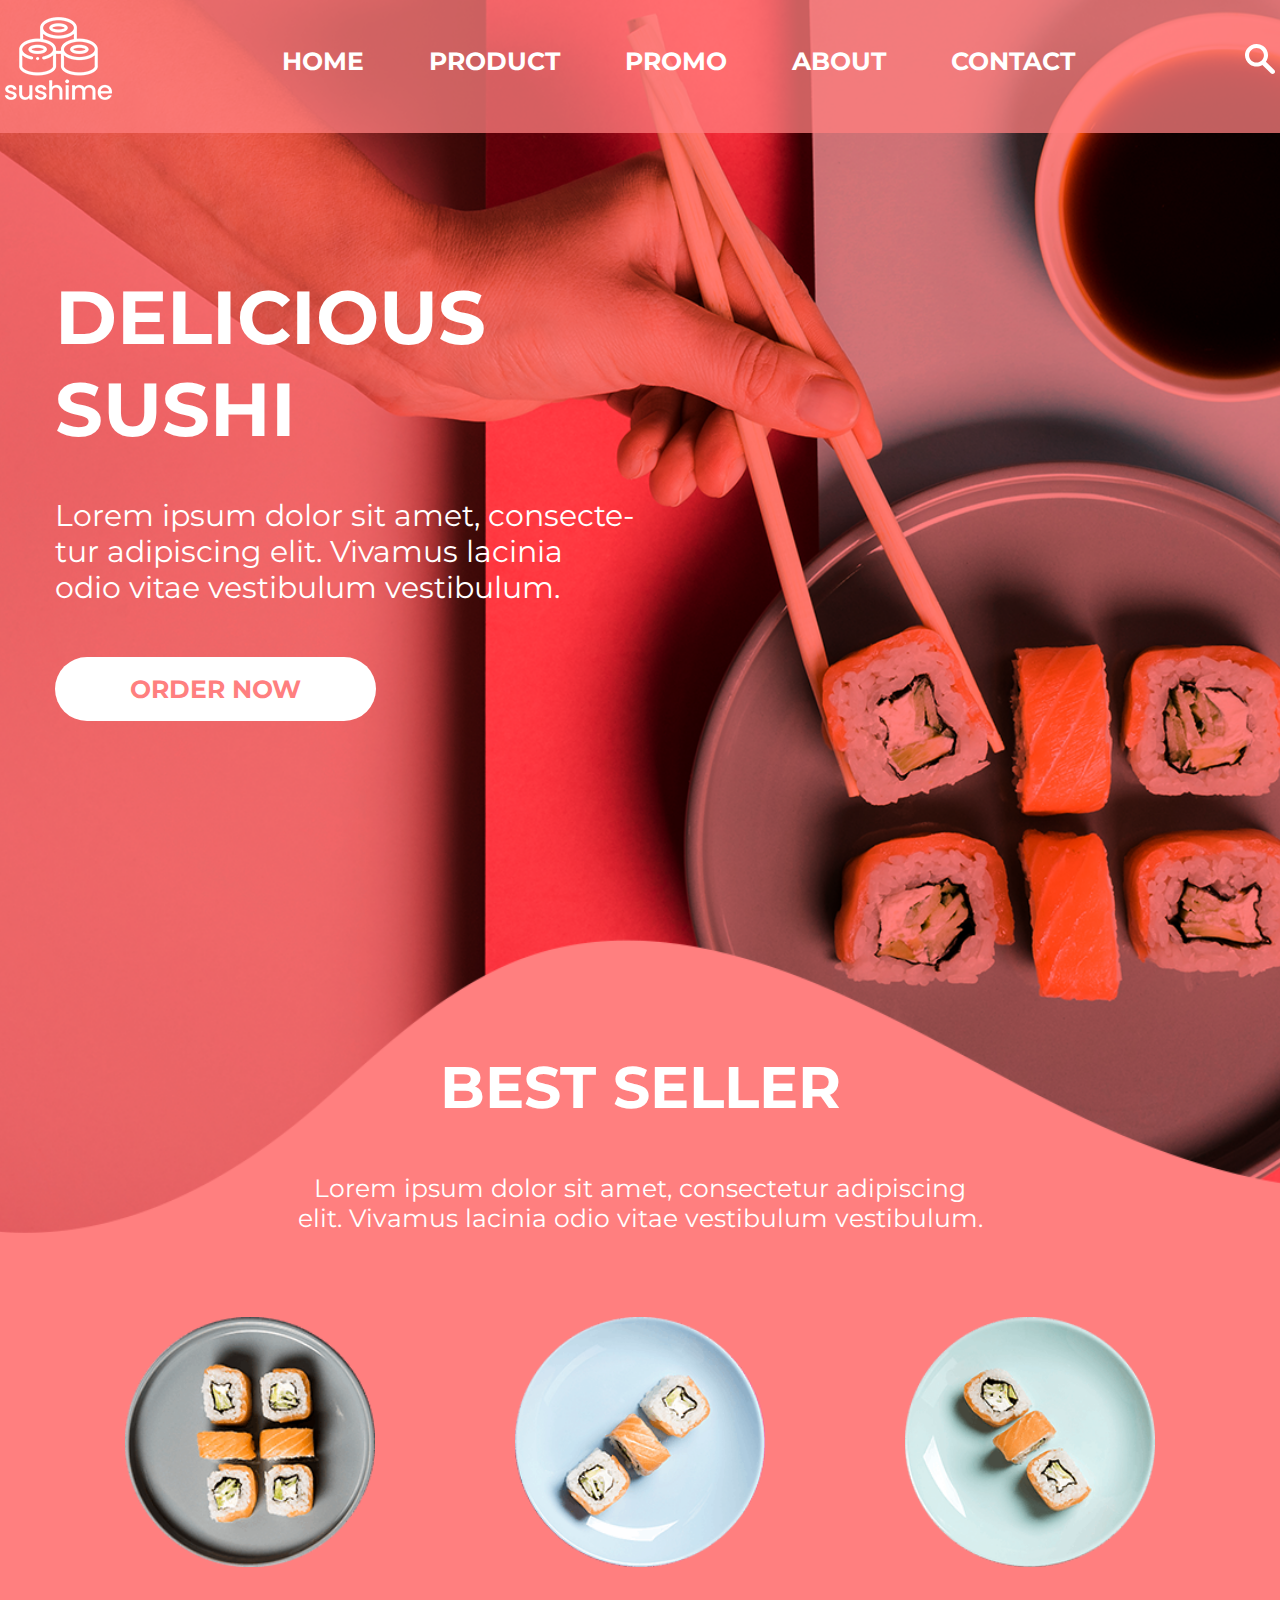
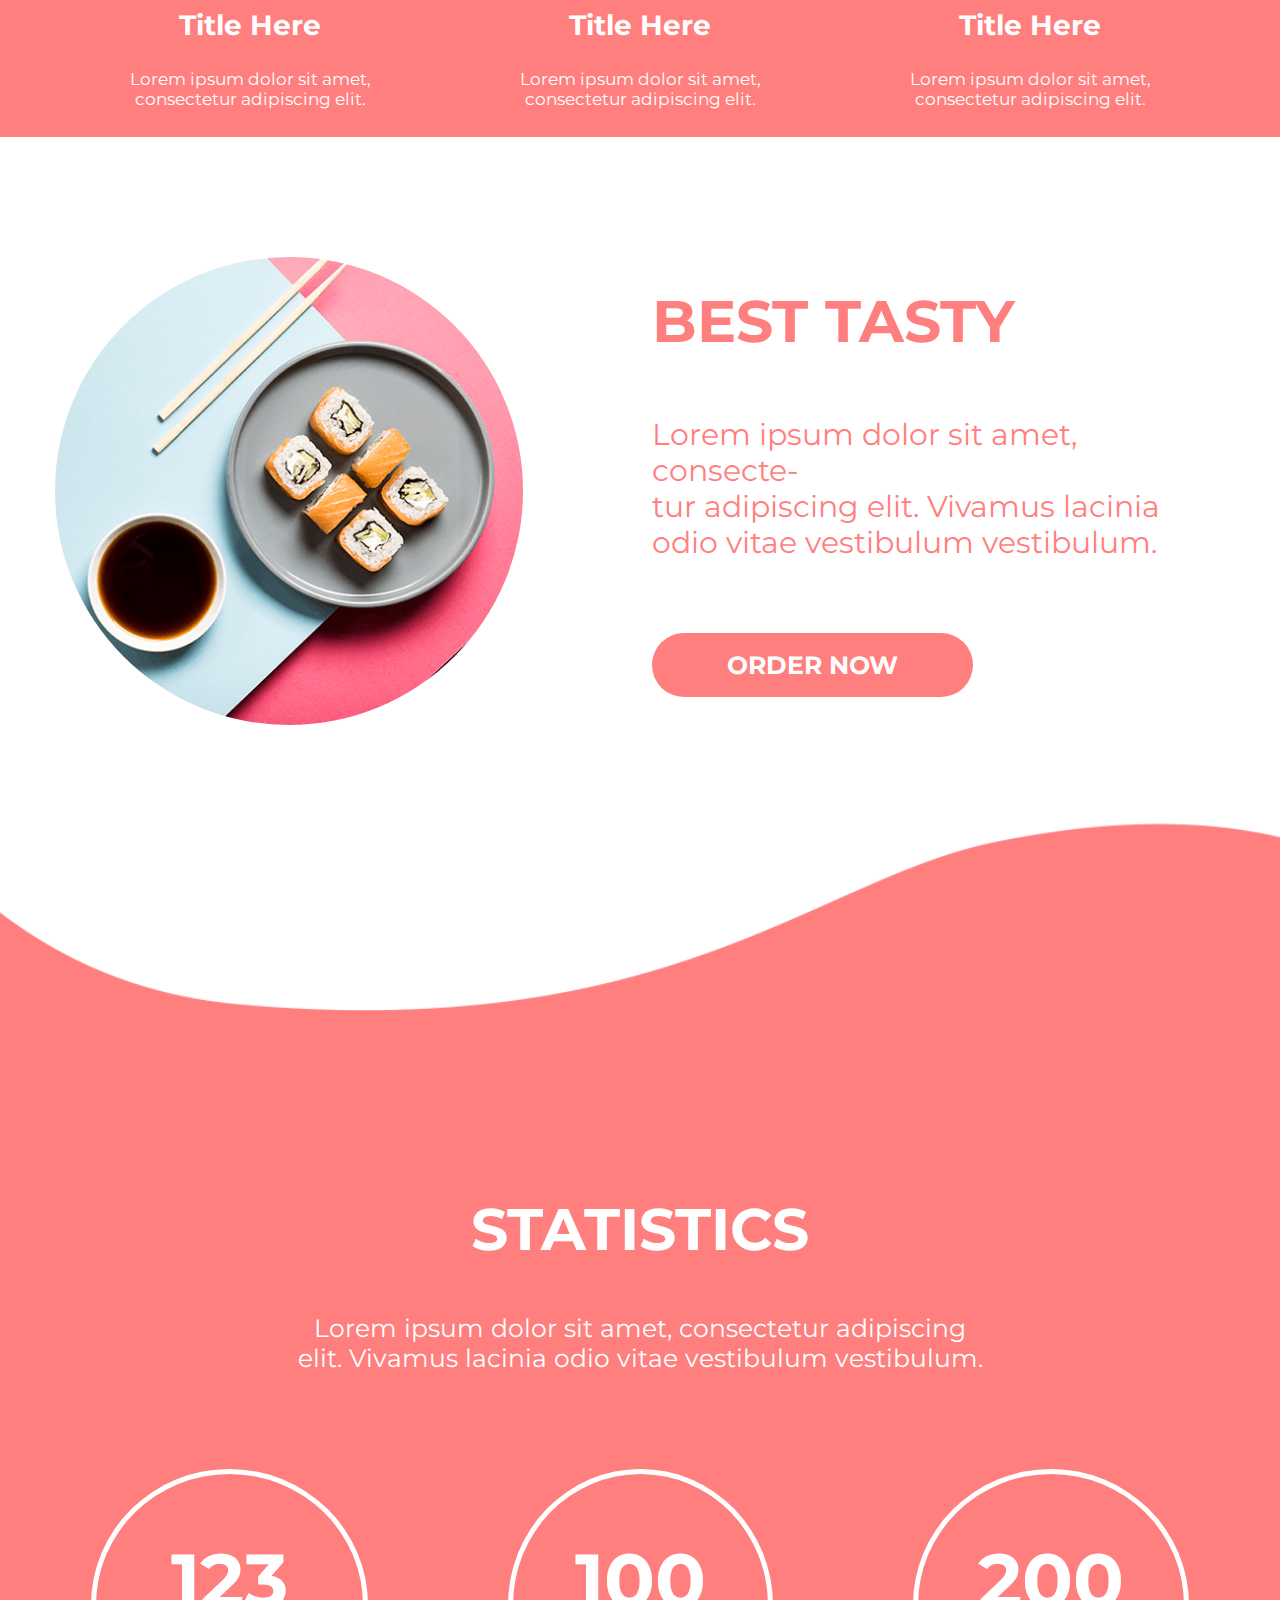
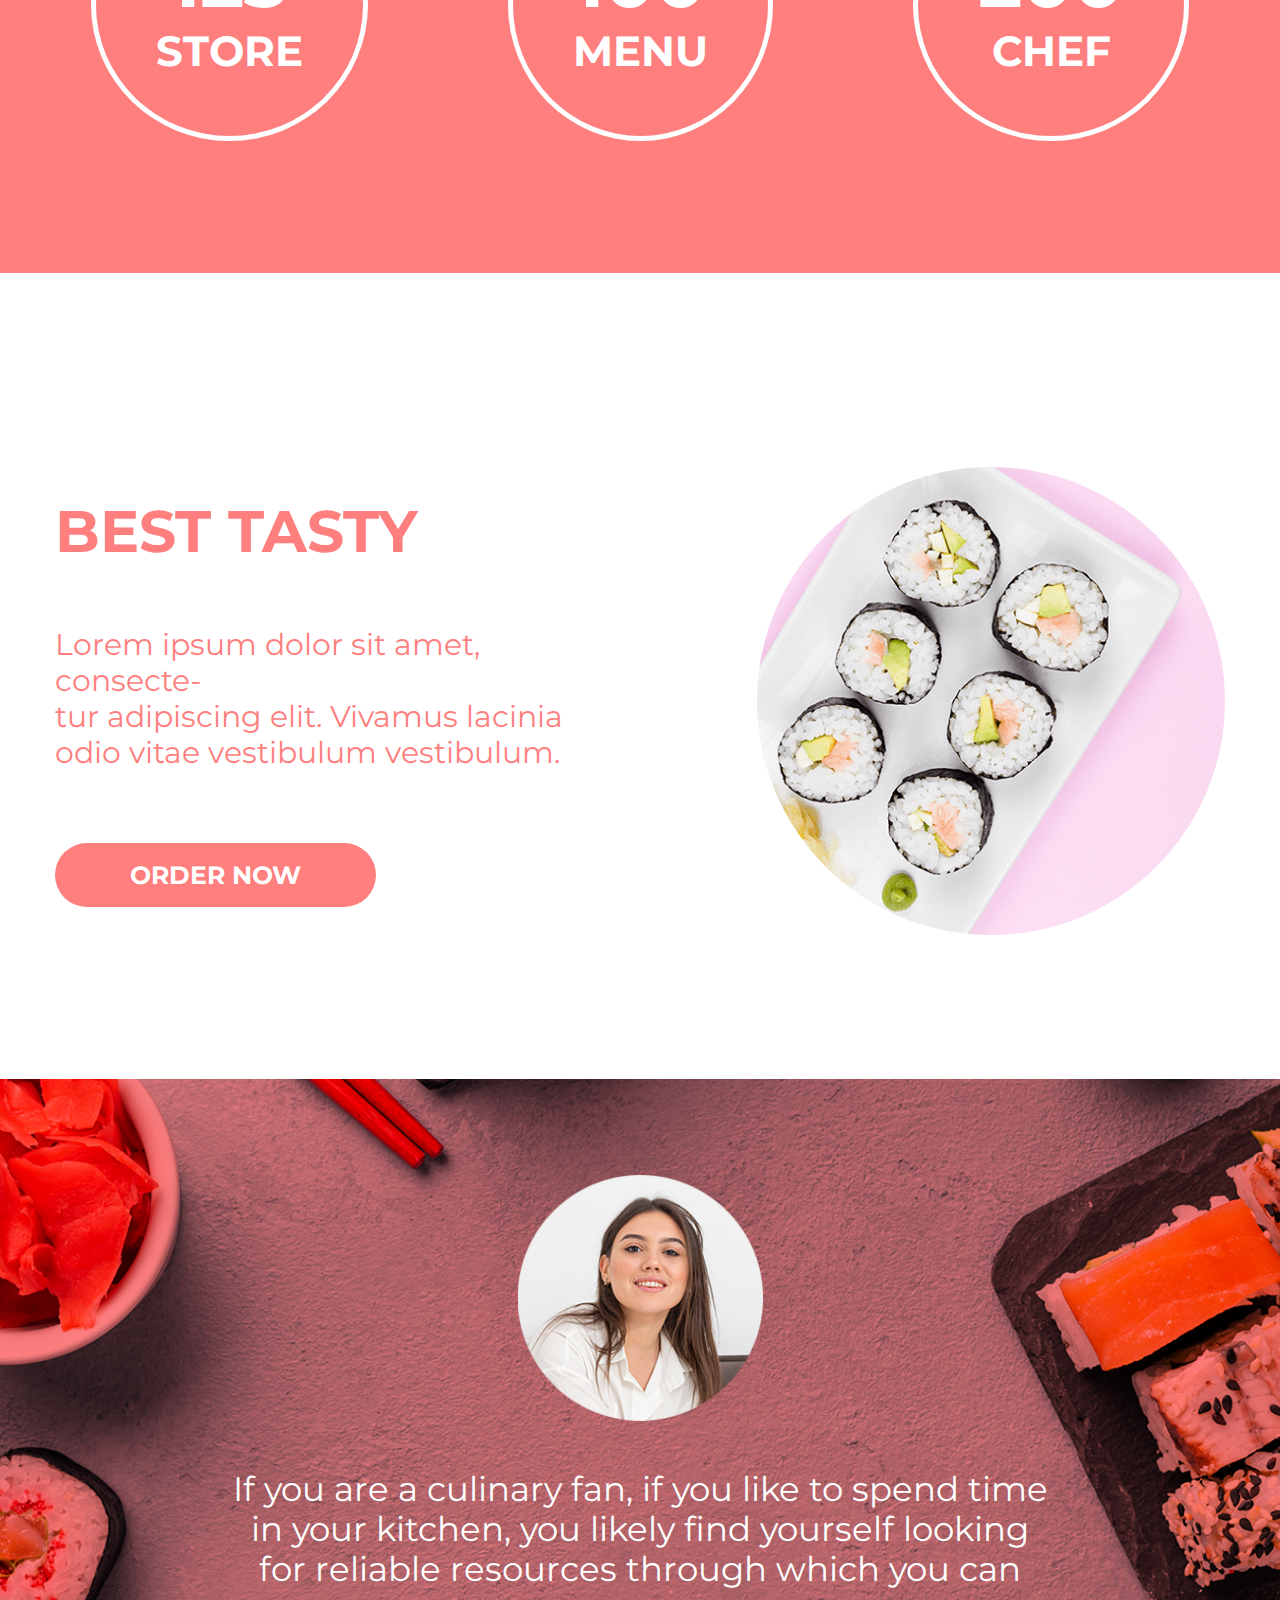
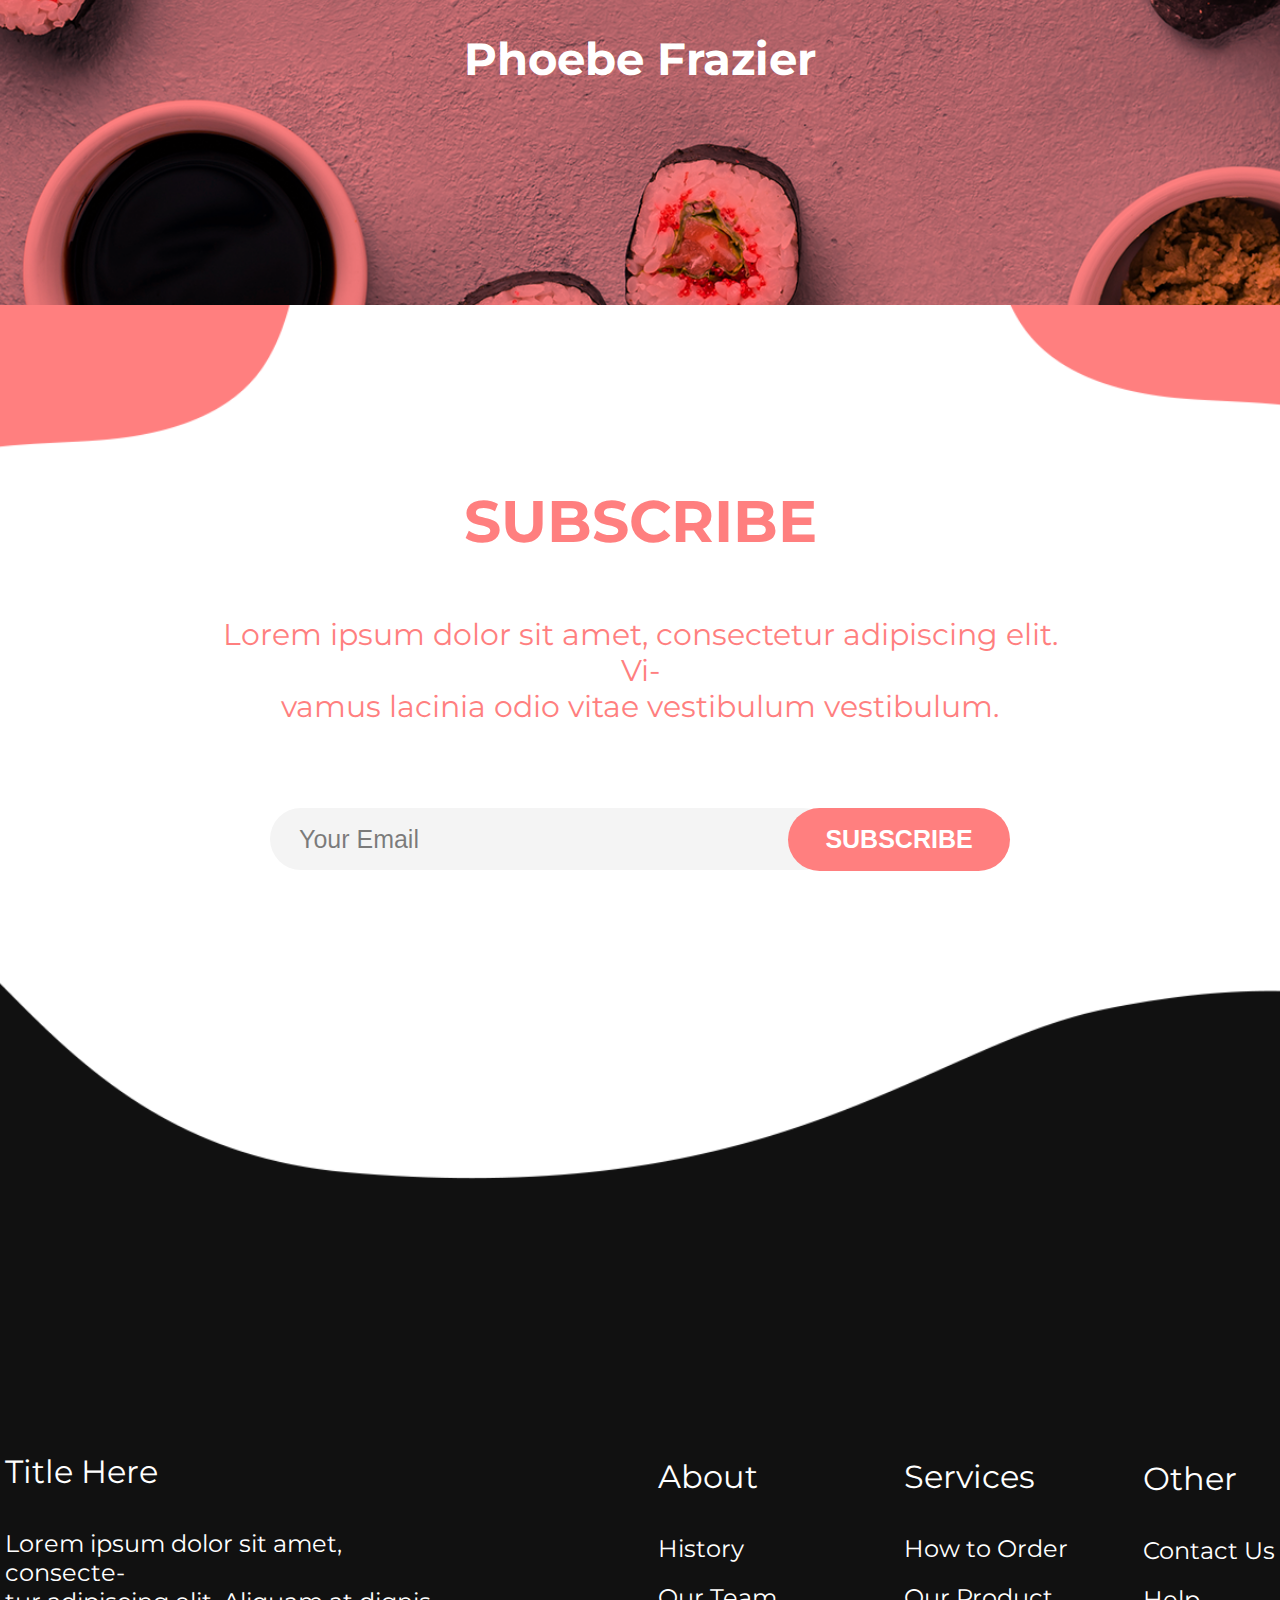
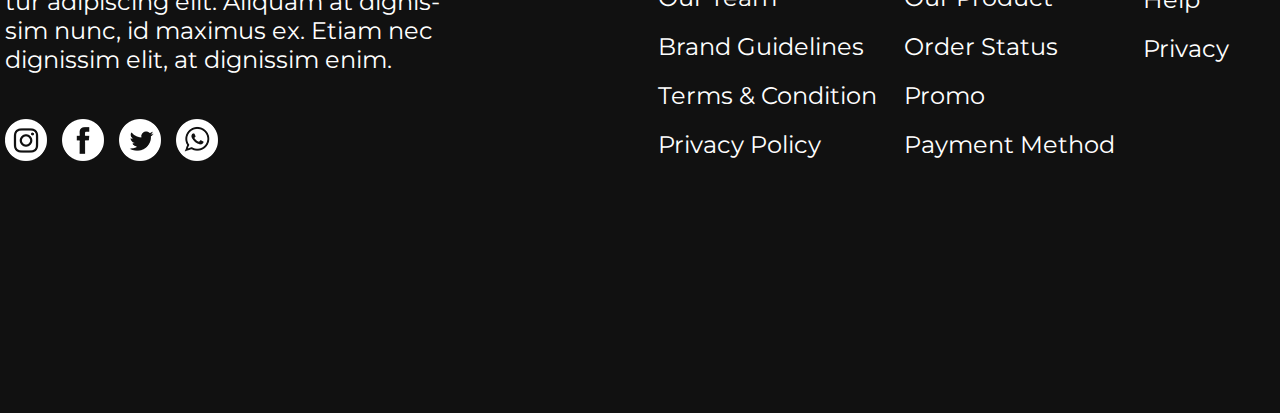
<file: projects/sushime/app/index.html>
<!DOCTYPE html>
<html lang="en">

<head>
    <meta charset="UTF-8">
    <meta name="viewport" content="initial-scale=1.0, width=device-width">
    <title>SushiMe</title>
    <link rel="shortcut icon" type="image/x-icon" href="./img/Sushi-1.svg">
    <link rel="stylesheet" href="css/style.css">
</head>

<body>
    <!-- Header -->
    <header class="header">
        <nav class="header__nav">
            <div class="header__nav-container">
                <a href="/" class="header__nav-logo">
                    <img class="header__nav-logo-img" src="./img/logo.png" alt="logo">
                </a>
                <ul class="header__nav-list">
                    <li class="header__nav-item">
                        <a href="#" class="header__nav-link">Home</a>
                    </li>
                    <li class="header__nav-item">
                        <a href="#product" class="header__nav-link">Product</a>
                    </li>
                    <li class="header__nav-item">
                        <a href="#" class="header__nav-link">promo</a>
                    </li>
                    <li class="header__nav-item">
                        <a href="#" class="header__nav-link">about</a>
                    </li>
                    <li class="header__nav-item">
                        <a href="#" class="header__nav-link">contact</a>
                    </li>
                </ul>
                <a href="#" class="header__icon-link">
                    <svg class="header__icon" xmlns="http://www.w3.org/2000/svg" xmlns:xlink="http://www.w3.org/1999/xlink" width="30px" height="30px">
<path fill-rule="evenodd"  fill="rgb(255, 255, 255)"
 d="M20.900,17.801 C24.573,12.716 23.345,5.675 18.158,2.075 C12.971,-1.526 5.789,-0.322 2.116,4.764 C-1.556,9.849 -0.328,16.889 4.859,20.489 C8.562,23.060 13.456,23.258 17.361,20.997 L25.846,29.265 C26.762,30.210 28.286,30.248 29.250,29.350 C30.215,28.453 30.253,26.958 29.338,26.013 C29.309,25.983 29.281,25.955 29.250,25.927 L20.900,17.801 ZM11.501,18.573 C7.402,18.573 4.079,15.318 4.077,11.300 C4.076,7.281 7.396,4.023 11.496,4.021 C15.589,4.020 18.911,7.270 18.919,11.283 C18.926,15.302 15.607,18.565 11.506,18.573 C11.505,18.573 11.504,18.573 11.501,18.573 Z"/>
</svg>
                </a>
            </div>
        </nav>
        <div class="header__container container">
            <div class="header__description">
                <h1 class="header__title">Delicious Sushi</h1>
                <p class="header__text">Lorem ipsum dolor sit amet, consecte-
                    <span class="header__text">tur adipiscing elit. Vivamus lacinia odio vitae vestibulum vestibulum.</span>
                </p>
                <a href="#" class="header__btn">Order Now</a>
            </div>
            <div class="header__footer-description">
                <h2 id="product" class="header__footer-title main__title">Best seller</h2>
                <p class="header__footer-text">Lorem ipsum dolor sit amet, consectetur adipiscing elit. Vivamus lacinia odio vitae vestibulum vestibulum.</p>
            </div>
        </div>
    </header>
    <!-- Header End-->

    <!-- Main -->
    <main class="main">
        <!-- Seller Section -->
        <section class="seller">
            <div class="seller__container container">
                <ul class="seller__list">
                    <li class="seller__item">
                        <div class="seller__img-wrapper">
                            <img src="./img/seller-img-1.png" alt="img-1" class="seller__img">
                        </div>
                        <h3 class="seller__item-title">Title Here</h3>
                        <p class="seller__item-text main__text">Lorem ipsum dolor sit amet, consectetur adipiscing elit.</p>
                    </li>
                    <li class="seller__item">
                        <div class="seller__img-wrapper">
                            <img src="./img/seller-img-2.png" alt="img-2" class="seller__img">
                        </div>
                        <h3 class="seller__item-title">Title Here</h3>
                        <p class="seller__item-text main__text">Lorem ipsum dolor sit amet, consectetur adipiscing elit.</p>
                    </li>
                    <li class="seller__item">
                        <div class="seller__img-wrapper">
                            <img src="./img/seller-img-3.png" alt="img-3" class="seller__img">
                        </div>
                        <h3 class="seller__item-title">Title Here</h3>
                        <p class="seller__item-text main__text">Lorem ipsum dolor sit amet, consectetur adipiscing elit.</p>
                    </li>
                </ul>
            </div>
        </section>
        <!-- Seller Section End -->

        <!-- Tasty Section -->
        <section class="tasty">
            <div class="tasty__container container main__section-container">
                <div class="tasty__first-col main__section-first-col">
                    <div class="tasty__img-wrapper main__section-img-wrapper">
                        <img class="tasty__img main__section-img" src="./img/tasty-img.png" alt="img">
                    </div>
                </div>
                <div class="tasty__second-col main__section-second-col">
                    <h2 class="tasty__title main__title main__title--pink">Best Tasty</h2>
                    <p class="tasty__text main__text main__text--pink">Lorem ipsum dolor sit amet, consecte-<span>tur adipiscing elit. Vivamus lacinia odio vitae vestibulum vestibulum.</span></p>
                    <a href="#" class="tasty__btn main__btn main__btn--pink">Order Now</a>
                </div>
            </div>
        </section>
        <!-- Tasty Section End -->

        <!-- Statistics Section -->
        <section class="statistics">
            <div class="statistics__container container">
                <h2 class="statistics__title main__title">Statistics</h2>
                <p class="statistics__text main__text">Lorem ipsum dolor sit amet, consectetur adipiscing elit. Vivamus lacinia odio vitae vestibulum vestibulum.</p>
                <ul class="statistics__list">
                    <li class="statistics__item">
                        <span class="statistics__item-title">123</span>
                        <span class="statistics__item-subtitle">Store</span>
                    </li>
                    <li class="statistics__item">
                        <span class="statistics__item-title">100</span>
                        <span class="statistics__item-subtitle">menu</span>
                    </li>
                    <li class="statistics__item">
                        <span class="statistics__item-title">200</span>
                        <span class="statistics__item-subtitle">chef</span>
                    </li>
                </ul>
            </div>
        </section>
        <!-- Statistics Section End -->

        <!-- Delicious Section -->
        <section class="delicious">
            <div class="delicious__container container main__section-container--flex-reverse">
                <div class="delicious__first-col main__section-first-col">
                    <div class="delicious__img-wrapper main__section-img-wrapper">
                        <img class="delicious__img main__section-img" src="./img/delicious-img.png" alt="img">
                    </div>
                </div>
                <div class="delicious__second-col main__section-second-col">
                    <h2 class="delicious__title main__title main__title--pink">Best Tasty</h2>
                    <p class="delicious__text main__text main__text--pink">Lorem ipsum dolor sit amet, consecte-<span>tur adipiscing elit. Vivamus lacinia odio vitae vestibulum vestibulum.</span></p>
                    <a href="#" class="delicious__btn main__btn main__btn--pink">Order Now</a>
                </div>
            </div>
        </section>
        <!-- Delicious Section End -->

        <!-- Description Section -->
        <section class="description">
            <div class="description__container container">
                <div class="description__img-wrapper">
                    <img src="./img/description-photo.png" alt="photo" class="description__img">
                </div>
                <p class="description__text">If you are a culinary fan, if you like to spend time in your kitchen, you likely find yourself looking for reliable resources through which you can</p>
                <h2 class="description__subtitle">Phoebe Frazier</h2>
            </div>
        </section>
        <!-- Description Section End -->

        <!-- Subscribe Section -->
        <section class="subscribe">
            <div class="subscribe__container container">
                <h2 class="subscribe__title main__title main__title--pink">Subscribe</h2>
                <p class="subscribe__text main__text main__text--pink">Lorem ipsum dolor sit amet, consectetur adipiscing elit. Vi-<span>vamus lacinia odio vitae vestibulum vestibulum.</span></p>
            </div>
            <form action="#" class="subscribe__form">
                <input type="email" required class="subscribe__input" name="email" id="email" placeholder="Your Email">
                <button type="submit" class="subscribe__btn main__btn main__btn--pink">Subscribe</button>
            </form>
        </section>
        <!-- Subscribe Section End -->

    </main>
    <!-- Main End -->

    <!-- Footer -->
    <footer class="footer">
        <div class="footer__container">
            <div class="footer__col footer__col--first-col">
                <h3 class="footer__title">Title Here</h3>
                <p class="footer__text">Lorem ipsum dolor sit amet, consecte-<span>tur adipiscing elit. Aliquam at dignis-</span>sim nunc, id maximus ex. Etiam nec dignissim elit, at dignissim enim.</p>
                <ul class="footer__social-list">
                    <li class="footer__social-item">
                        <a href="#" class="footer__social-link">
                            <svg class="footer__social-icon" width="42" height="42" xmlns="http://www.w3.org/2000/svg" xmlns:xlink="http://www.w3.org/1999/xlink" viewBox="91 6026 42 42"><image xlink:href="[data-uri]" width="42" height="42" x="91" y="6026"/></svg>
                        </a>
                    </li>
                    <li class="footer__social-item">
                        <a href="#" class="footer__social-link">
                            <svg class="footer__social-icon" width="42" height="42" xmlns="http://www.w3.org/2000/svg" xmlns:xlink="http://www.w3.org/1999/xlink" viewBox="149 6026 42 42"><image xlink:href="[data-uri]" width="42" height="42" x="149" y="6026"/></svg>
                        </a>
                    </li>
                    <li class="footer__social-item">
                        <a href="#" class="footer__social-link">
                            <svg class="footer__social-icon" width="42" height="42" xmlns="http://www.w3.org/2000/svg" xmlns:xlink="http://www.w3.org/1999/xlink" viewBox="206 6026 42 42"><image xlink:href="[data-uri]" width="42" height="42" x="206" y="6026"/></svg>
                        </a>
                    </li>
                    <li class="footer__social-item">
                        <a href="#" class="footer__social-link">
                            <svg class="footer__social-icon" width="42" height="42" xmlns="http://www.w3.org/2000/svg" xmlns:xlink="http://www.w3.org/1999/xlink" viewBox="261 6026 42 42"><image xlink:href="[data-uri]" width="42" height="42" x="261" y="6026"/></svg>
                        </a>
                    </li>
                </ul>
            </div>
            <div class="footer__col">
                <h3 class="footer__title">About</h3>
                <a href="#" class="footer__link">History</a>
                <a href="#" class="footer__link">Our Team</a>
                <a href="#" class="footer__link">Brand Guidelines</a>
                <a href="#" class="footer__link">Terms & Condition</a>
                <a href="#" class="footer__link">Privacy Policy</a>
            </div>
            <div class="footer__col">
                <h3 class="footer__title">Services</h3>
                <a href="#" class="footer__link">How to Order</a>
                <a href="#" class="footer__link">Our Product</a>
                <a href="#" class="footer__link">Order Status</a>
                <a href="#" class="footer__link">Promo</a>
                <a href="#" class="footer__link">Payment Method</a>
            </div>
            <div class="footer__col footer__col--fourth">
                <h3 class="footer__title">Other</h3>
                <a href="#" class="footer__link">Contact Us</a>
                <a href="#" class="footer__link">Help</a>
                <a href="#" class="footer__link">Privacy</a>
            </div>
        </div>
    </footer>
    <!-- Footer End -->
    <script src="js/bundle.js"></script>
</body>

</html>
</file>
<file: projects/sushime/app/css/style.css>
@import url("https://fonts.googleapis.com/css2?family=Montserrat:wght@400;700&display=swap");
/* Screens */
* {
	margin: 0;
	padding: 0;
	-webkit-box-sizing: border-box;
	        box-sizing: border-box;
	scroll-behavior: smooth;
}

html,
body {
	min-height: 100vh;
	font-size: 100%;
}

body {
	font-family: "Montserrat", sans-serif;
}

.container {
	max-width: 1170px;
	margin: 0 auto;
}

a {
	text-decoration: none;
}

img {
	max-width: 100%;
	height: auto;
}

ul {
	list-style: none;
}

.header {
	background: #ff7f7f url("../img/header-bg-image.png") no-repeat center;
	background-size: cover;
	min-height: 100vh;
}
.header__nav {
	background-color: rgba(255, 127, 127, .75);
	padding: 17px 0 29px;
	margin-bottom: 138px;
}
.header__nav-container {
	max-width: 1270px;
	margin: 0 auto;
	display: -webkit-box;
	display: -webkit-flex;
	display: -ms-flexbox;
	display:         flex;
	-webkit-box-orient: horizontal;
	-webkit-box-direction: normal;
	-webkit-flex-direction: row;
	    -ms-flex-direction: row;
	        flex-direction: row;
	-webkit-box-pack: justify;
	-webkit-justify-content: space-between;
	-ms-flex-pack: justify;
	        justify-content: space-between;
	-webkit-box-align: center;
	-webkit-align-items: center;
	-ms-flex-align: center;
	        align-items: center;
	-webkit-flex-wrap: nowrap;
	    -ms-flex-wrap: nowrap;
	        flex-wrap: nowrap;
}
.header__nav-list {
	display: -webkit-box;
	display: -webkit-flex;
	display: -ms-flexbox;
	display:         flex;
	-webkit-box-orient: horizontal;
	-webkit-box-direction: normal;
	-webkit-flex-direction: row;
	    -ms-flex-direction: row;
	        flex-direction: row;
	-webkit-box-pack: center;
	-webkit-justify-content: center;
	-ms-flex-pack: center;
	        justify-content: center;
	-webkit-box-align: center;
	-webkit-align-items: center;
	-ms-flex-align: center;
	        align-items: center;
	-webkit-flex-wrap: nowrap;
	    -ms-flex-wrap: nowrap;
	        flex-wrap: nowrap;
}
.header__nav-item {
	margin-right: 65px;
}
.header__nav-item:last-child {
	margin-right: 0;
}
.header__nav-link {
	font-size: 25px;
	font-weight: 700;
	color: #fff;
	text-transform: uppercase;
}
.header__description {
	display: -webkit-box;
	display: -webkit-flex;
	display: -ms-flexbox;
	display:         flex;
	-webkit-box-orient: vertical;
	-webkit-box-direction: normal;
	-webkit-flex-direction: column;
	    -ms-flex-direction: column;
	        flex-direction: column;
	-webkit-box-pack: start;
	-webkit-justify-content: flex-start;
	-ms-flex-pack: start;
	        justify-content: flex-start;
	-webkit-box-align: start;
	-webkit-align-items: flex-start;
	-ms-flex-align: start;
	        align-items: flex-start;
	-webkit-flex-wrap: nowrap;
	    -ms-flex-wrap: nowrap;
	        flex-wrap: nowrap;
	max-width: 580px;
	margin-bottom: 330px;
}
.header__title {
	font-size: 75px;
	font-weight: 700;
	color: #fff;
	text-transform: uppercase;
	margin-bottom: 42px;
}
.header__text {
	font-size: 29.5px;
	font-weight: 400;
	color: #fff;
	margin-bottom: 52px;
}
.header__btn {
	font-size: 25px;
	font-weight: 700;
	color: #ff7f7f;
	text-transform: uppercase;
	background-color: #fff;
	border-radius: 32.5px;
	display: -webkit-box;
	display: -webkit-flex;
	display: -ms-flexbox;
	display:         flex;
	-webkit-box-orient: horizontal;
	-webkit-box-direction: normal;
	-webkit-flex-direction: row;
	    -ms-flex-direction: row;
	        flex-direction: row;
	-webkit-box-pack: center;
	-webkit-justify-content: center;
	-ms-flex-pack: center;
	        justify-content: center;
	-webkit-box-align: center;
	-webkit-align-items: center;
	-ms-flex-align: center;
	        align-items: center;
	-webkit-flex-wrap: nowrap;
	    -ms-flex-wrap: nowrap;
	        flex-wrap: nowrap;
	padding: 17px 75px;
}
.header__footer-description {
	display: -webkit-box;
	display: -webkit-flex;
	display: -ms-flexbox;
	display:         flex;
	-webkit-box-orient: vertical;
	-webkit-box-direction: normal;
	-webkit-flex-direction: column;
	    -ms-flex-direction: column;
	        flex-direction: column;
	-webkit-box-pack: center;
	-webkit-justify-content: center;
	-ms-flex-pack: center;
	        justify-content: center;
	-webkit-box-align: center;
	-webkit-align-items: center;
	-ms-flex-align: center;
	        align-items: center;
	-webkit-flex-wrap: nowrap;
	    -ms-flex-wrap: nowrap;
	        flex-wrap: nowrap;
	text-align: center;
	max-width: 700px;
	margin: auto;
}
.header__footer-title {
	margin-bottom: 50px;
}
.header__footer-text {
	font-size: 25px;
	font-weight: 400;
	color: #fff;
}

.main__title {
	font-size: 58.5px;
	font-weight: 700;
	color: #fff;
	text-transform: uppercase;
}
.main__title--pink {
	color: #ff7f7f;
	margin-bottom: 59px;
}

.main__text {
	font-size: 17px;
	font-weight: 400;
	color: #fff;
}
.main__text--pink {
	font-size: 29.5px;
	font-weight: 400;
	color: #ff7f7f;
	margin-bottom: 73px;
}
.main__text--pink span {
	display: inline-block;
}

.main__btn {
	font-size: 25px;
	font-weight: 700;
	color: #ff7f7f;
	text-transform: uppercase;
	background-color: #fff;
	border-radius: 32.5px;
	display: -webkit-box;
	display: -webkit-flex;
	display: -ms-flexbox;
	display:         flex;
	-webkit-box-orient: horizontal;
	-webkit-box-direction: normal;
	-webkit-flex-direction: row;
	    -ms-flex-direction: row;
	        flex-direction: row;
	-webkit-box-pack: center;
	-webkit-justify-content: center;
	-ms-flex-pack: center;
	        justify-content: center;
	-webkit-box-align: center;
	-webkit-align-items: center;
	-ms-flex-align: center;
	        align-items: center;
	-webkit-flex-wrap: nowrap;
	    -ms-flex-wrap: nowrap;
	        flex-wrap: nowrap;
	padding: 17px 75px;
}
.main__btn--pink {
	color: #fff;
	background-color: #ff7f7f;
}

.main__section-container {
	display: -webkit-box;
	display: -webkit-flex;
	display: -ms-flexbox;
	display:         flex;
	-webkit-box-orient: horizontal;
	-webkit-box-direction: normal;
	-webkit-flex-direction: row;
	    -ms-flex-direction: row;
	        flex-direction: row;
	-webkit-box-pack: justify;
	-webkit-justify-content: space-between;
	-ms-flex-pack: justify;
	        justify-content: space-between;
	-webkit-box-align: center;
	-webkit-align-items: center;
	-ms-flex-align: center;
	        align-items: center;
	-webkit-flex-wrap: nowrap;
	    -ms-flex-wrap: nowrap;
	        flex-wrap: nowrap;
}
.main__section-container--flex-reverse {
	display: -webkit-box;
	display: -webkit-flex;
	display: -ms-flexbox;
	display:         flex;
	-webkit-box-orient: horizontal;
	-webkit-box-direction: reverse;
	-webkit-flex-direction: row-reverse;
	    -ms-flex-direction: row-reverse;
	        flex-direction: row-reverse;
	-webkit-box-pack: justify;
	-webkit-justify-content: space-between;
	-ms-flex-pack: justify;
	        justify-content: space-between;
	-webkit-box-align: center;
	-webkit-align-items: center;
	-ms-flex-align: center;
	        align-items: center;
	-webkit-flex-wrap: nowrap;
	    -ms-flex-wrap: nowrap;
	        flex-wrap: nowrap;
}

.main__section-first-col {
	width: 40%;
}

.main__section-img-wrapper {
	position: relative;
	padding-bottom: 100%;
	width: 100%;
}

.main__section-img {
	border-radius: 50%;
	position: absolute;
	top: 0;
	right: 0;
	bottom: 0;
	left: 0;
	width: 100%;
	height: 100%;
	-o-object-fit: cover;
	   object-fit: cover;
}

.main__section-second-col {
	display: -webkit-box;
	display: -webkit-flex;
	display: -ms-flexbox;
	display:         flex;
	-webkit-box-orient: vertical;
	-webkit-box-direction: normal;
	-webkit-flex-direction: column;
	    -ms-flex-direction: column;
	        flex-direction: column;
	-webkit-box-pack: start;
	-webkit-justify-content: flex-start;
	-ms-flex-pack: start;
	        justify-content: flex-start;
	-webkit-box-align: start;
	-webkit-align-items: flex-start;
	-ms-flex-align: start;
	        align-items: flex-start;
	-webkit-flex-wrap: nowrap;
	    -ms-flex-wrap: nowrap;
	        flex-wrap: nowrap;
	max-width: 573px;
}

.seller {
	background-color: #ff7f7f;
	padding: 84px 0 28px;
}
.seller__list {
	display: -webkit-box;
	display: -webkit-flex;
	display: -ms-flexbox;
	display:         flex;
	-webkit-box-orient: horizontal;
	-webkit-box-direction: normal;
	-webkit-flex-direction: row;
	    -ms-flex-direction: row;
	        flex-direction: row;
	-webkit-box-pack: center;
	-webkit-justify-content: center;
	-ms-flex-pack: center;
	        justify-content: center;
	-webkit-box-align: center;
	-webkit-align-items: center;
	-ms-flex-align: center;
	        align-items: center;
	-webkit-flex-wrap: nowrap;
	    -ms-flex-wrap: nowrap;
	        flex-wrap: nowrap;
	text-align: center;
}
.seller__item {
	display: -webkit-box;
	display: -webkit-flex;
	display: -ms-flexbox;
	display:         flex;
	-webkit-box-orient: vertical;
	-webkit-box-direction: normal;
	-webkit-flex-direction: column;
	    -ms-flex-direction: column;
	        flex-direction: column;
	-webkit-justify-content: space-around;
	-ms-flex-pack: distribute;
	        justify-content: space-around;
	-webkit-box-align: center;
	-webkit-align-items: center;
	-ms-flex-align: center;
	        align-items: center;
	-webkit-flex-wrap: nowrap;
	    -ms-flex-wrap: nowrap;
	        flex-wrap: nowrap;
	max-width: 250px;
	margin: auto;
}
.seller__img-wrapper {
	position: relative;
	padding-bottom: 100%;
	width: 100%;
	margin-bottom: 41px;
}
.seller__img {
	position: absolute;
	top: 0;
	right: 0;
	bottom: 0;
	left: 0;
	width: 100%;
	height: 100%;
	-o-object-fit: cover;
	   object-fit: cover;
}
.seller__item-title {
	font-size: 28px;
	font-weight: 700;
	color: #fff;
	margin-bottom: 27px;
}

.tasty {
	background: url("../img/tasty-bg-img.png") no-repeat center;
	background-size: cover;
	min-height: 100vh;
	padding: 120px 0 210px;
}

.statistics {
	background-color: #ff7f7f;
	padding: 156px 0 132px;
}
.statistics__container {
	display: -webkit-box;
	display: -webkit-flex;
	display: -ms-flexbox;
	display:         flex;
	-webkit-box-orient: vertical;
	-webkit-box-direction: normal;
	-webkit-flex-direction: column;
	    -ms-flex-direction: column;
	        flex-direction: column;
	-webkit-box-pack: center;
	-webkit-justify-content: center;
	-ms-flex-pack: center;
	        justify-content: center;
	-webkit-box-align: center;
	-webkit-align-items: center;
	-ms-flex-align: center;
	        align-items: center;
	-webkit-flex-wrap: nowrap;
	    -ms-flex-wrap: nowrap;
	        flex-wrap: nowrap;
}
.statistics__title {
	margin-bottom: 48px;
}
.statistics__text {
	font-size: 24.5px;
	max-width: 685px;
	text-align: center;
	margin-bottom: 96px;
}
.statistics__list {
	display: -webkit-box;
	display: -webkit-flex;
	display: -ms-flexbox;
	display:         flex;
	-webkit-box-orient: horizontal;
	-webkit-box-direction: normal;
	-webkit-flex-direction: row;
	    -ms-flex-direction: row;
	        flex-direction: row;
	-webkit-box-pack: justify;
	-webkit-justify-content: space-between;
	-ms-flex-pack: justify;
	        justify-content: space-between;
	-webkit-box-align: center;
	-webkit-align-items: center;
	-ms-flex-align: center;
	        align-items: center;
	-webkit-flex-wrap: nowrap;
	    -ms-flex-wrap: nowrap;
	        flex-wrap: nowrap;
	-webkit-flex-wrap: wrap;
	    -ms-flex-wrap: wrap;
	        flex-wrap: wrap;
}
.statistics__item {
	display: -webkit-box;
	display: -webkit-flex;
	display: -ms-flexbox;
	display:         flex;
	-webkit-box-orient: vertical;
	-webkit-box-direction: normal;
	-webkit-flex-direction: column;
	    -ms-flex-direction: column;
	        flex-direction: column;
	-webkit-box-pack: center;
	-webkit-justify-content: center;
	-ms-flex-pack: center;
	        justify-content: center;
	-webkit-box-align: center;
	-webkit-align-items: center;
	-ms-flex-align: center;
	        align-items: center;
	-webkit-flex-wrap: nowrap;
	    -ms-flex-wrap: nowrap;
	        flex-wrap: nowrap;
	border: 5px solid #fff;
	border-radius: 50%;
	padding: 60px;
	margin-right: 140px;
}
.statistics__item:last-child {
	margin-right: 0;
}
.statistics__item-title {
	font-size: 75px;
	font-weight: 700;
	color: #fff;
}
.statistics__item-subtitle {
	font-size: 41.5px;
	font-weight: 700;
	color: #fff;
	text-transform: uppercase;
}

.delicious {
	background-color: #fff;
	padding: 194px 0 144px;
}

.description {
	padding: 96px 0 219px;
	background: #ff7f7f url("../img/description-bg-img.png") no-repeat center;
	background-size: cover;
}
.description__container {
	display: -webkit-box;
	display: -webkit-flex;
	display: -ms-flexbox;
	display:         flex;
	-webkit-box-orient: vertical;
	-webkit-box-direction: normal;
	-webkit-flex-direction: column;
	    -ms-flex-direction: column;
	        flex-direction: column;
	-webkit-box-pack: center;
	-webkit-justify-content: center;
	-ms-flex-pack: center;
	        justify-content: center;
	-webkit-box-align: center;
	-webkit-align-items: center;
	-ms-flex-align: center;
	        align-items: center;
	-webkit-flex-wrap: nowrap;
	    -ms-flex-wrap: nowrap;
	        flex-wrap: nowrap;
}
.description__img-wrapper {
	margin-bottom: 48px;
	position: relative;
	padding-bottom: 21%;
	width: 100%;
	max-width: 245px;
	min-height: 245px;
}
.description__img {
	position: absolute;
	top: 0;
	right: 0;
	bottom: 0;
	left: 0;
	width: 100%;
	height: 100%;
	-o-object-fit: cover;
	   object-fit: cover;
}
.description__text {
	font-size: 33.5px;
	font-weight: 400;
	color: #fff;
	max-width: 830px;
	text-align: center;
	margin-bottom: 42px;
}
.description__subtitle {
	font-size: 45px;
	font-weight: 700;
	color: #fff;
}

.subscribe {
	background: url("../img/subscribe-bg-img.png") no-repeat center;
	background-size: cover;
	min-height: 100vh;
	padding: 180px 0 309px;
}
.subscribe__container {
	display: -webkit-box;
	display: -webkit-flex;
	display: -ms-flexbox;
	display:         flex;
	-webkit-box-orient: vertical;
	-webkit-box-direction: normal;
	-webkit-flex-direction: column;
	    -ms-flex-direction: column;
	        flex-direction: column;
	-webkit-box-pack: center;
	-webkit-justify-content: center;
	-ms-flex-pack: center;
	        justify-content: center;
	-webkit-box-align: center;
	-webkit-align-items: center;
	-ms-flex-align: center;
	        align-items: center;
	-webkit-flex-wrap: nowrap;
	    -ms-flex-wrap: nowrap;
	        flex-wrap: nowrap;
}
.subscribe__text {
	margin-bottom: 84px;
	max-width: 873px;
	text-align: center;
}
.subscribe__text span {
	display: block;
}
.subscribe__form {
	display: -webkit-box;
	display: -webkit-flex;
	display: -ms-flexbox;
	display:         flex;
	-webkit-box-orient: horizontal;
	-webkit-box-direction: normal;
	-webkit-flex-direction: row;
	    -ms-flex-direction: row;
	        flex-direction: row;
	-webkit-box-pack: start;
	-webkit-justify-content: flex-start;
	-ms-flex-pack: start;
	        justify-content: flex-start;
	-webkit-box-align: start;
	-webkit-align-items: flex-start;
	-ms-flex-align: start;
	        align-items: flex-start;
	-webkit-flex-wrap: nowrap;
	    -ms-flex-wrap: nowrap;
	        flex-wrap: nowrap;
	max-width: 740px;
	margin: auto;
	position: relative;
}
.subscribe__input {
	max-width: 564px;
	width: 100%;
	height: 62px;
	padding: 10px 29px 0;
	outline: none;
	border: none;
	background-color: #f4f4f4;
	border-radius: 32.5px;
}
.subscribe__input::-webkit-input-placeholder {
	margin: 0;
	font-size: 25px;
	font-weight: 400;
	color: rgba(0, 0, 0, .5);
}
.subscribe__input::-moz-placeholder {
	margin: 0;
	font-size: 25px;
	font-weight: 400;
	color: rgba(0, 0, 0, .5);
}
.subscribe__input:-ms-input-placeholder {
	margin: 0;
	font-size: 25px;
	font-weight: 400;
	color: rgba(0, 0, 0, .5);
}
.subscribe__input::-ms-input-placeholder {
	margin: 0;
	font-size: 25px;
	font-weight: 400;
	color: rgba(0, 0, 0, .5);
}
.subscribe__input::placeholder,
.subscribe__input:focus {
	margin: 0;
	font-size: 25px;
	font-weight: 400;
	color: rgba(0, 0, 0, .5);
}
.subscribe__btn {
	max-width: 222px;
	border: none;
	outline: none;
	position: absolute;
	right: 0;
}

.footer {
	background-color: #111;
	padding: 248px 0;
}
.footer__container {
	max-width: 1270px;
	margin: 0 auto;
	display: -webkit-box;
	display: -webkit-flex;
	display: -ms-flexbox;
	display:         flex;
	-webkit-box-orient: horizontal;
	-webkit-box-direction: normal;
	-webkit-flex-direction: row;
	    -ms-flex-direction: row;
	        flex-direction: row;
	-webkit-box-pack: justify;
	-webkit-justify-content: space-between;
	-ms-flex-pack: justify;
	        justify-content: space-between;
	-webkit-box-align: center;
	-webkit-align-items: center;
	-ms-flex-align: center;
	        align-items: center;
	-webkit-flex-wrap: nowrap;
	    -ms-flex-wrap: nowrap;
	        flex-wrap: nowrap;
}
.footer__col {
	display: -webkit-box;
	display: -webkit-flex;
	display: -ms-flexbox;
	display:         flex;
	-webkit-box-orient: vertical;
	-webkit-box-direction: normal;
	-webkit-flex-direction: column;
	    -ms-flex-direction: column;
	        flex-direction: column;
	-webkit-box-pack: start;
	-webkit-justify-content: flex-start;
	-ms-flex-pack: start;
	        justify-content: flex-start;
	-webkit-box-align: start;
	-webkit-align-items: flex-start;
	-ms-flex-align: start;
	        align-items: flex-start;
	-webkit-flex-wrap: nowrap;
	    -ms-flex-wrap: nowrap;
	        flex-wrap: nowrap;
}
.footer__col--first-col {
	max-width: 457px;
	width: 100%;
	margin-right: 168px;
}
.footer__col--fourth {
	padding-bottom: 94px;
}
.footer__title {
	font-size: 31.5px;
	font-weight: 400;
	color: #fff;
	margin-bottom: 38px;
}
.footer__text {
	font-size: 23.5px;
	font-weight: 400;
	color: #fff;
	margin-bottom: 45px;
}
.footer__text span {
	display: block;
}
.footer__link {
	font-size: 23.5px;
	font-weight: 400;
	color: #fff;
	margin-bottom: 20px;
}
.footer__link:last-child {
	margin-bottom: 0;
}
.footer__social-list {
	display: -webkit-box;
	display: -webkit-flex;
	display: -ms-flexbox;
	display:         flex;
	-webkit-box-orient: horizontal;
	-webkit-box-direction: normal;
	-webkit-flex-direction: row;
	    -ms-flex-direction: row;
	        flex-direction: row;
	-webkit-box-pack: center;
	-webkit-justify-content: center;
	-ms-flex-pack: center;
	        justify-content: center;
	-webkit-box-align: center;
	-webkit-align-items: center;
	-ms-flex-align: center;
	        align-items: center;
	-webkit-flex-wrap: nowrap;
	    -ms-flex-wrap: nowrap;
	        flex-wrap: nowrap;
}
.footer__social-item {
	margin-right: 15px;
}
.footer__social-item:last-child {
	margin-right: 0;
}

/*# sourceMappingURL=[data-uri] */
</file>
